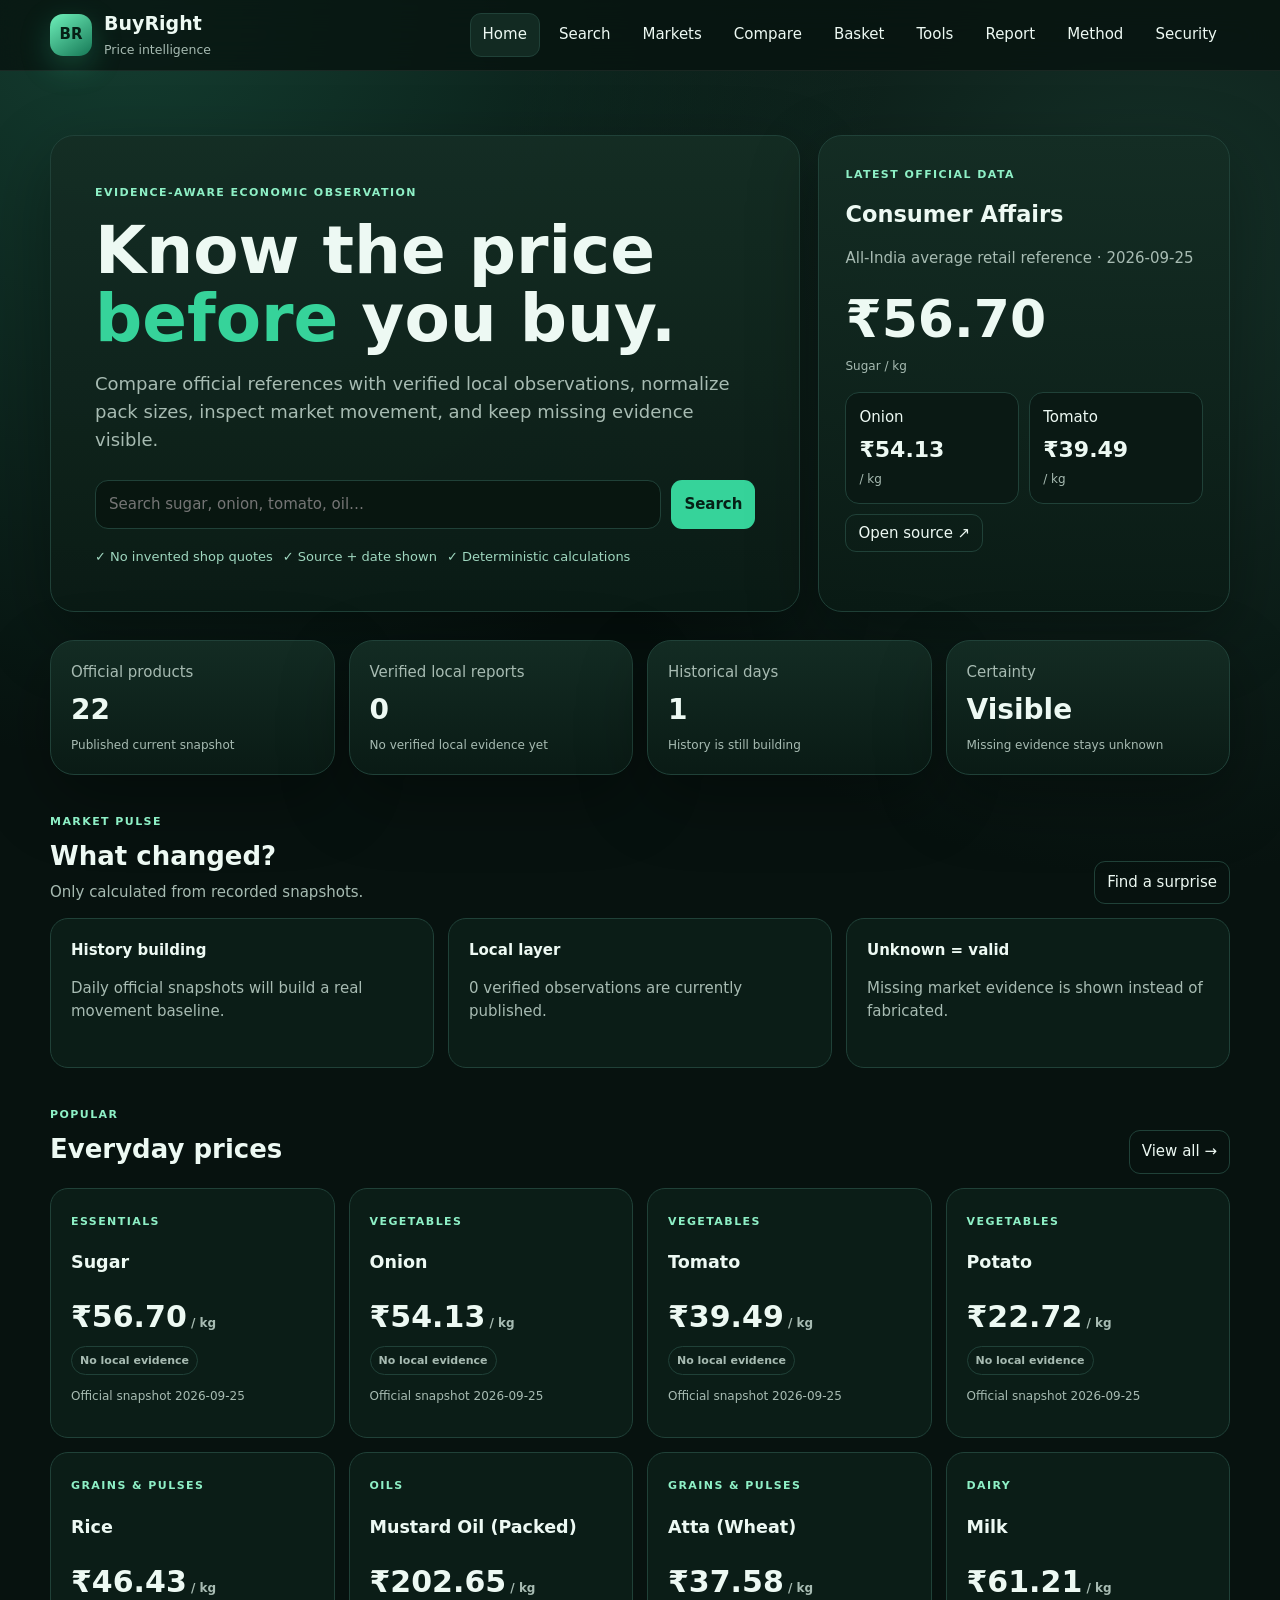
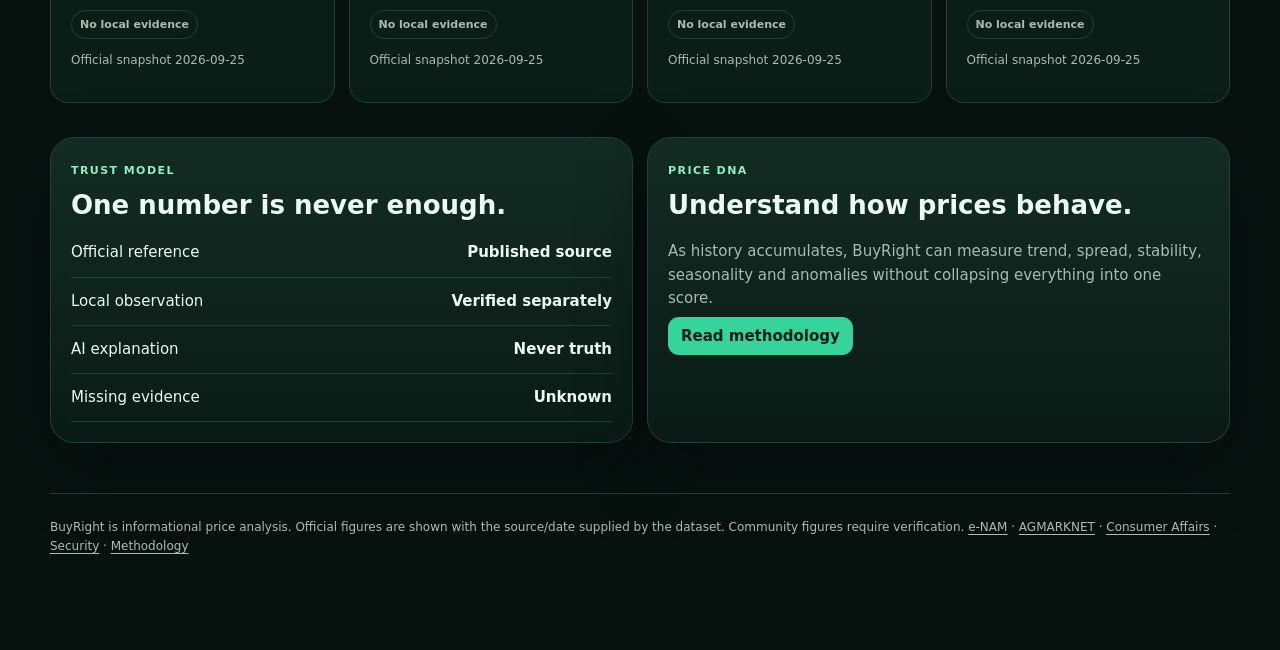
<file: index.html>
<!doctype html>
<html lang="en">
<head>
<meta charset="utf-8">
<meta name="viewport" content="width=device-width,initial-scale=1,viewport-fit=cover">
<meta name="theme-color" content="#0f6b50">
<meta name="description" content="BuyRight — evidence-aware price intelligence for groceries, vegetables and everyday markets.">
<meta name="referrer" content="strict-origin-when-cross-origin">
<meta http-equiv="Content-Security-Policy" content="default-src 'self'; base-uri 'self'; object-src 'none'; frame-ancestors 'none'; script-src 'self' 'unsafe-inline'; style-src 'self' 'unsafe-inline'; img-src 'self' data:; connect-src 'self'; form-action 'self' https://github.com; upgrade-insecure-requests">
<link rel="icon" href="./icon.svg" type="image/svg+xml">
<link rel="manifest" href="./manifest.webmanifest">
<title>BuyRight — Know the price before you buy</title>
<style>
:root{--bg:#07120f;--panel:#0d1d18;--panel2:#11271f;--text:#edf9f3;--muted:#a7bbb2;--line:#204138;--brand:#36d39a;--brand2:#8ef0c6;--warn:#f4c65f;--bad:#ff8e8e;--good:#51e49d;--shadow:0 24px 70px rgba(0,0,0,.32)}
*{box-sizing:border-box}html{scroll-behavior:smooth}body{margin:0;background:radial-gradient(circle at 10% 0%,#143d30 0,transparent 30%),radial-gradient(circle at 90% 10%,#153128 0,transparent 28%),var(--bg);color:var(--text);font:15px/1.55 Inter,ui-sans-serif,system-ui,-apple-system,Segoe UI,sans-serif}
a{color:inherit;text-decoration:none}.wrap{width:min(1180px,calc(100% - 28px));margin:auto}.top{position:sticky;top:0;z-index:20;background:rgba(7,18,15,.78);backdrop-filter:blur(16px);border-bottom:1px solid rgba(255,255,255,.07)}.nav{min-height:70px;display:flex;align-items:center;justify-content:space-between;gap:18px}.brand{display:flex;align-items:center;gap:12px}.mark{width:42px;height:42px;border-radius:13px;background:linear-gradient(145deg,#6ef0ba,#167856);display:grid;place-items:center;color:#062016;font-weight:900;box-shadow:0 10px 30px rgba(54,211,154,.25)}.brand b{display:block;font-size:19px}.brand small{color:var(--muted)}nav{display:flex;gap:6px;flex-wrap:wrap}nav a,.btn,.ghost{padding:9px 12px;border-radius:11px;border:1px solid transparent;cursor:pointer;font:inherit}nav a:hover,nav a.active,.ghost:hover{background:#122a22;border-color:var(--line)}.btn{background:var(--brand);color:#062016;font-weight:800}.ghost{background:transparent;color:var(--text);border-color:var(--line)}.menu{display:none;background:none;border:0;color:var(--text);font-size:25px}
main{padding-bottom:70px}.hero{padding:64px 0 28px;display:grid;grid-template-columns:1.55fr .85fr;gap:18px}.card{background:linear-gradient(180deg,rgba(20,45,36,.95),rgba(10,27,21,.95));border:1px solid var(--line);box-shadow:var(--shadow);border-radius:24px}.hero-main{padding:44px}.eyebrow,.chip{display:inline-flex;align-items:center;gap:6px;font-size:11px;font-weight:900;letter-spacing:.13em;text-transform:uppercase;color:var(--brand2)}h1{font-size:clamp(38px,6vw,66px);line-height:1.02;margin:14px 0}.hero h1 em{color:var(--brand);font-style:normal}.lead{font-size:18px;color:var(--muted);max-width:720px}.search{display:flex;gap:10px;margin-top:26px}.search input,.field input,.field select,.field textarea{width:100%;background:#081610;color:var(--text);border:1px solid var(--line);border-radius:13px;padding:12px 13px;outline:none;font:inherit}.search input:focus,.field input:focus,.field select:focus,.field textarea:focus{border-color:#3ad39b;box-shadow:0 0 0 3px rgba(54,211,154,.12)}.micro{display:flex;gap:10px;flex-wrap:wrap;margin-top:18px;color:#9fd7bf;font-size:13px}.source{padding:26px}.source h2{margin:12px 0 4px}.big{font-size:52px;font-weight:900;line-height:1.05;margin:22px 0 10px}.twocol{display:grid;grid-template-columns:1fr 1fr;gap:10px}.mini{padding:13px;border:1px solid var(--line);border-radius:14px;background:#0a1914}.mini b{display:block;font-size:22px;margin-top:4px}.muted{color:var(--muted)}.small{font-size:12px}.kpis,.grid,.pulse,.coverage,.tools,.compare,.split,.basket{display:grid;gap:14px}.kpis{grid-template-columns:repeat(4,1fr)}.kpi,.tile,.panel{padding:20px}.kpi span{color:var(--muted);display:block}.kpi strong{display:block;font-size:28px;margin:4px 0}.section{padding-top:34px}.section-head{display:flex;justify-content:space-between;align-items:end;gap:16px;margin-bottom:14px}.section h2{font-size:26px;margin:4px 0}.pulse{grid-template-columns:repeat(3,1fr)}.pulse .tile{min-height:150px}.delta-up{color:var(--bad)}.delta-down{color:var(--good)}.grid{grid-template-columns:repeat(4,1fr)}.tile{border:1px solid var(--line);border-radius:18px;background:#0b1d17;transition:transform .18s,border-color .18s,background .18s}.tile:hover{transform:translateY(-3px);border-color:#356f5b;background:#10271f}.price{font-size:30px;font-weight:900;margin:10px 0 5px}.pill{display:inline-flex;border:1px solid var(--line);padding:5px 8px;border-radius:999px;font-size:11px;font-weight:900}.pill.good{color:var(--good);border-color:#246c50}.pill.high{color:var(--bad);border-color:#704343}.pill.normal{color:var(--warn);border-color:#6c5b26}.pill.unknown{color:var(--muted)}
.route{display:none}.route.active{display:block}.page-head{padding:42px 0 20px;display:flex;justify-content:space-between;align-items:end;gap:18px}.page-head h1{font-size:44px}.searchbar{max-width:420px}.results{display:grid;grid-template-columns:repeat(3,1fr);gap:14px}.detail{padding:26px;border:1px solid var(--line);border-radius:22px;background:#0b1c16}.detail-grid{display:grid;grid-template-columns:repeat(2,1fr);gap:14px}.metric{font-size:42px;font-weight:900;margin-top:10px}.source-line{color:var(--muted);font-size:12px;margin-top:12px}.bars{display:flex;align-items:end;gap:5px;height:180px;margin-top:18px;padding:10px 0}.bar{flex:1;min-width:5px;background:linear-gradient(180deg,#63e7b4,#206b50);border-radius:8px 8px 2px 2px;position:relative}.bar span{position:absolute;bottom:-24px;left:50%;transform:translateX(-50%);font-size:10px;color:var(--muted);white-space:nowrap}.statgrid{display:grid;grid-template-columns:repeat(4,1fr);gap:10px}.stat{padding:12px;border:1px solid var(--line);border-radius:13px}.stat b{display:block;font-size:19px}.row{display:flex;justify-content:space-between;gap:18px;padding:12px 0;border-bottom:1px solid var(--line)}.table{width:100%;border-collapse:collapse}.table th,.table td{padding:12px;border-bottom:1px solid var(--line);text-align:left}.table th{color:var(--muted);font-size:12px}.coverage{grid-template-columns:repeat(4,1fr)}.coverage .tile strong{display:block;font-size:20px}.formgrid{display:grid;grid-template-columns:repeat(2,1fr);gap:12px}.field label{display:block;color:var(--muted);font-size:12px;margin-bottom:6px}.wide{grid-column:1/-1}.compare{grid-template-columns:1fr 1fr}.tools{grid-template-columns:repeat(2,1fr)}.calc{font-size:34px;font-weight:900;margin-top:14px}.notice{padding:14px 16px;border-radius:14px;background:#10271f;border:1px solid var(--line);color:#c7ded4}.empty{padding:30px;border:1px dashed #315247;border-radius:16px;color:var(--muted);text-align:center}.foot{margin-top:50px;padding:24px 0;border-top:1px solid var(--line);color:var(--muted);font-size:12px}.foot a{text-decoration:underline;text-underline-offset:3px}.toast{position:fixed;right:18px;bottom:18px;max-width:320px;background:#10281f;border:1px solid #356c57;padding:14px 16px;border-radius:14px;box-shadow:var(--shadow);display:none;z-index:40}
@media(max-width:900px){.hero{grid-template-columns:1fr}.kpis,.grid{grid-template-columns:repeat(2,1fr)}.pulse,.results,.coverage,.tools,.compare{grid-template-columns:1fr 1fr}.detail-grid{grid-template-columns:1fr}.statgrid{grid-template-columns:repeat(2,1fr)}nav{display:none}.menu{display:block}.nav.open nav{display:flex;position:absolute;left:14px;right:14px;top:64px;background:#0b1b16;padding:10px;border:1px solid var(--line);border-radius:15px;box-shadow:var(--shadow)}}
@media(max-width:620px){.hero{padding-top:26px}.hero-main{padding:26px}.hero h1{font-size:42px}.search{flex-direction:column}.kpis,.grid,.pulse,.results,.coverage,.tools,.compare,.formgrid{grid-template-columns:1fr}.page-head,.section-head{align-items:start;flex-direction:column}.page-head h1{font-size:37px}.twocol{grid-template-columns:1fr}.wrap{width:min(100% - 18px,1180px)}}
@media(prefers-reduced-motion:reduce){*{scroll-behavior:auto!important;transition:none!important}}
</style>
</head>
<body>
<header class="top"><div class="wrap nav" id="nav"><a class="brand" href="#home"><span class="mark">BR</span><span><b>BuyRight</b><small>Price intelligence</small></span></a><button class="menu" id="menu" aria-label="Open menu">☰</button><nav id="navlinks"></nav></div></header>
<main id="app">
<section class="route active" data-route="home"><div class="wrap">
<div class="hero"><div class="card hero-main"><div class="eyebrow">EVIDENCE-AWARE ECONOMIC OBSERVATION</div><h1>Know the price <em>before</em> you buy.</h1><p class="lead">Compare official references with verified local observations, normalize pack sizes, inspect market movement, and keep missing evidence visible.</p><form class="search" id="heroForm"><input id="heroInput" placeholder="Search sugar, onion, tomato, oil…"><button class="btn">Search</button></form><div class="micro"><span>✓ No invented shop quotes</span><span>✓ Source + date shown</span><span>✓ Deterministic calculations</span></div></div>
<aside class="card source"><div class="chip">LATEST OFFICIAL DATA</div><h2>Consumer Affairs</h2><p id="officialDate" class="muted">Loading…</p><div class="big" id="sugar">—</div><div class="small muted">Sugar / kg</div><div class="twocol" style="margin-top:16px"><div class="mini">Onion<b id="onion">—</b><span class="small muted">/ kg</span></div><div class="mini">Tomato<b id="tomato">—</b><span class="small muted">/ kg</span></div></div><p style="margin:18px 0 0"><a id="sourceLink" class="ghost" target="_blank" rel="noreferrer">Open source ↗</a></p></aside></div>
<div id="kpis" class="kpis"></div>
<section class="section"><div class="section-head"><div><div class="eyebrow">MARKET PULSE</div><h2>What changed?</h2><div class="muted">Only calculated from recorded snapshots.</div></div><button class="ghost" id="surprise">Find a surprise</button></div><div id="pulse" class="pulse"></div></section>
<section class="section"><div class="section-head"><div><div class="eyebrow">POPULAR</div><h2>Everyday prices</h2></div><a class="ghost" href="#search">View all →</a></div><div id="featured" class="grid"></div></section>
<section class="section split" style="grid-template-columns:1fr 1fr"><div class="card panel"><div class="chip">TRUST MODEL</div><h2>One number is never enough.</h2><div class="row"><span>Official reference</span><b>Published source</b></div><div class="row"><span>Local observation</span><b>Verified separately</b></div><div class="row"><span>AI explanation</span><b>Never truth</b></div><div class="row"><span>Missing evidence</span><b>Unknown</b></div></div><div class="card panel"><div class="chip">PRICE DNA</div><h2>Understand how prices behave.</h2><p class="muted">As history accumulates, BuyRight can measure trend, spread, stability, seasonality and anomalies without collapsing everything into one score.</p><a class="btn" href="#methodology">Read methodology</a></div></section>
</div></section>

<section class="route" data-route="search"><div class="wrap"><div class="page-head"><div><div class="eyebrow">SEARCH</div><h1>Search the price universe.</h1><p class="muted">Official products plus verified community observations.</p></div><div class="search searchbar"><input id="searchInput" placeholder="Product or category"><button class="btn" id="searchBtn">Search</button></div></div><div id="searchMeta" class="muted"></div><div id="results" class="results" style="margin-top:14px"></div></div></section>

<section class="route" data-route="product"><div class="wrap"><div style="padding-top:32px"><a class="ghost" href="#search">← Back to search</a></div><div id="product"></div></div></section>

<section class="route" data-route="markets"><div class="wrap"><div class="page-head"><div><div class="eyebrow">MARKETS</div><h1>See where evidence exists.</h1><p class="muted">Verified local observations are kept distinct from national references.</p></div><a class="btn" href="#report">Report a price</a></div><div id="marketSummary"></div><div class="section card panel"><div class="chip">INFORMATION GAP MAP</div><h2>Coverage</h2><div id="coverage" class="coverage"></div></div></div></section>

<section class="route" data-route="compare"><div class="wrap"><div class="page-head"><div><div class="eyebrow">TRUE UNIT PRICE</div><h1>Compare packs mathematically.</h1><p class="muted">Normalize quantity before deciding which option is cheaper.</p></div></div><div class="compare"><div class="card panel"><div class="chip">OPTION A</div><div class="formgrid"><div class="field"><label>Name</label><input id="aName"></div><div class="field"><label>Price ₹</label><input id="aPrice" type="number" step="0.01"></div><div class="field"><label>Quantity</label><input id="aQty" type="number" step="0.001"></div><div class="field"><label>Unit</label><select id="aUnit"><option>kg</option><option>g</option><option>litre</option><option>ml</option><option>piece</option></select></div></div><div id="aOut" class="calc">—</div></div><div class="card panel"><div class="chip">OPTION B</div><div class="formgrid"><div class="field"><label>Name</label><input id="bName"></div><div class="field"><label>Price ₹</label><input id="bPrice" type="number" step="0.01"></div><div class="field"><label>Quantity</label><input id="bQty" type="number" step="0.001"></div><div class="field"><label>Unit</label><select id="bUnit"><option>kg</option><option>g</option><option>litre</option><option>ml</option><option>piece</option></select></div></div><div id="bOut" class="calc">—</div></div></div><div id="compareOut" class="section"></div></div></section>

<section class="route" data-route="basket"><div class="wrap"><div class="page-head"><div><div class="eyebrow">BASKET</div><h1>Build a reference basket.</h1><p class="muted">Use official unit references; local totals appear only where verified evidence exists.</p></div><button class="btn" id="addItem">+ Add item</button></div><div class="card panel"><div id="basketRows"></div><div id="basketOut" class="section"></div></div></div></section>

<section class="route" data-route="tools"><div class="wrap"><div class="page-head"><div><div class="eyebrow">TOOLS</div><h1>Catch hidden differences.</h1><p class="muted">Small calculations that prevent common buying mistakes.</p></div></div><div class="tools">
<div class="card panel"><div class="chip">MRP</div><h2>MRP checker</h2><div class="formgrid"><div class="field"><label>MRP ₹</label><input id="mrp"></div><div class="field"><label>Charged ₹</label><input id="charged"></div></div><button class="btn" style="margin-top:12px" id="mrpBtn">Check</button><div id="mrpOut" class="section"></div></div>
<div class="card panel"><div class="chip">HIDDEN COST</div><h2>True total</h2><div class="formgrid"><div class="field"><label>Base ₹</label><input id="base"></div><div class="field"><label>Extra ₹</label><input id="extra"></div></div><button class="btn" style="margin-top:12px" id="costBtn">Calculate</button><div id="costOut" class="section"></div></div>
<div class="card panel"><div class="chip">RECEIPT</div><h2>Receipt arithmetic</h2><p class="small muted">One line per item: name | qty | unit price</p><textarea id="receipt" rows="7">Sugar | 1 | 56.70
Potato | 2 | 22.72
Onion | 1 | 54.13</textarea><button class="btn" style="margin-top:12px" id="receiptBtn">Check total</button><div id="receiptOut" class="section"></div></div>
<div class="card panel"><div class="chip">SHRINKFLATION</div><h2>Effective unit change</h2><div class="formgrid"><div class="field"><label>Old price</label><input id="op"></div><div class="field"><label>Old qty</label><input id="oq"></div><div class="field"><label>New price</label><input id="np"></div><div class="field"><label>New qty</label><input id="nq"></div></div><button class="btn" style="margin-top:12px" id="shrinkBtn">Analyze</button><div id="shrinkOut" class="section"></div></div>
</div></div></section>

<section class="route" data-route="report"><div class="wrap"><div class="page-head"><div><div class="eyebrow">COMMUNITY DATA</div><h1>Report a local price.</h1><p class="muted">Reports enter a public GitHub review queue. Only verified reports become BuyRight local observations.</p></div></div><div class="card panel"><div class="notice"><b>Privacy:</b> never submit phone numbers, home addresses, payment details, passwords, IDs or other private information. The report issue is public.</div><p>Use the structured GitHub report form. A maintainer verifies the observation and applies the <b>verified-price</b> label. The hourly workflow then publishes only verified records.</p><a class="btn" id="reportLink" target="_blank" rel="noreferrer">Open price-report form ↗</a></div></div></section>

<section class="route" data-route="methodology"><div class="wrap"><div class="page-head"><div><div class="eyebrow">METHOD</div><h1>How BuyRight knows what it knows.</h1><p class="muted">Separate observations, calculations and interpretation.</p></div></div><div class="grid" style="grid-template-columns:repeat(2,1fr)"><div class="card panel"><div class="chip">1 · OFFICIAL</div><h2>Reference layer</h2><p class="muted">The shipped reference dataset is the dated Department of Consumer Affairs Price Monitoring snapshot. The source date is preserved and the daily workflow refuses to publish when parsing looks incomplete.</p></div><div class="card panel"><div class="chip">2 · LOCAL</div><h2>Observation layer</h2><p class="muted">Local prices are community observations with a market label, quantity, unit and observation date. They are separate from official references and only verified GitHub reports are promoted.</p></div><div class="card panel"><div class="chip">3 · ANALYSIS</div><h2>Deterministic engine</h2><p class="muted">Unit normalization, basket totals, MRP comparisons and historical statistics are calculations, not AI guesses.</p></div><div class="card panel"><div class="chip">4 · UNCERTAINTY</div><h2>Unknown is valid</h2><p class="muted">No verified local evidence means unknown. A stale or missing source is never silently relabeled as live.</p></div></div></div></section>

<section class="route" data-route="security"><div class="wrap"><div class="page-head"><div><div class="eyebrow">SECURITY</div><h1>Security is a system layer.</h1><p class="muted">The launch keeps public static surfaces intentionally small; the full security architecture is documented in SECURITY.md.</p></div></div><div class="card panel"><div class="row"><span>Client</span><b>No private credentials in browser code</b></div><div class="row"><span>Data ingestion</span><b>Fail-closed validation + provenance</b></div><div class="row"><span>Community</span><b>Quarantine until verified</b></div><div class="row"><span>Recovery</span><b>Git history + last known-good dataset</b></div><div class="row"><span>Future SaaS layer</span><b>Backend auth, WAF, MFA, SIEM, backups, audit storage</b></div></div></div></section>

<div class="wrap foot">BuyRight is informational price analysis. Official figures are shown with the source/date supplied by the dataset. Community figures require verification. <a href="https://enam.gov.in/" target="_blank" rel="noreferrer">e-NAM</a> · <a href="https://agmarknet.gov.in/" target="_blank" rel="noreferrer">AGMARKNET</a> · <a href="https://fcainfoweb.nic.in/Default.aspx" target="_blank" rel="noreferrer">Consumer Affairs</a> · <a href="#security">Security</a> · <a href="#methodology">Methodology</a></div>
</main>
<div id="toast" class="toast"></div>
<script>
const REPO="Shivamgarg581/BuyRight";
const URLS={official:"./data/official-prices.json",community:"./data/community-prices.json",history:"./data/price-history.json"};
const catalog=[
["rice","Rice","Grains & Pulses","kg"],["wheat","Wheat","Grains & Pulses","kg"],["atta","Atta (Wheat)","Grains & Pulses","kg"],["gram-dal","Gram Dal","Pulses","kg"],["tur-arhar-dal","Tur/Arhar Dal","Pulses","kg"],["urad-dal","Urad Dal","Pulses","kg"],["moong-dal","Moong Dal","Pulses","kg"],["masoor-dal","Masoor Dal","Pulses","kg"],["sugar","Sugar","Essentials","kg"],["gur","Gur","Essentials","kg"],["groundnut-oil","Groundnut Oil (Packed)","Oils","kg"],["mustard-oil","Mustard Oil (Packed)","Oils","kg"],["vanaspati","Vanaspati (Packed)","Oils","kg"],["sunflower-oil","Sunflower Oil (Packed)","Oils","kg"],["soya-oil","Soya Oil (Packed)","Oils","kg"],["palm-oil","Palm Oil (Packed)","Oils","kg"],["tea-loose","Tea Loose","Essentials","kg"],["milk","Milk","Dairy","kg"],["potato","Potato","Vegetables","kg"],["onion","Onion","Vegetables","kg"],["tomato","Tomato","Vegetables","kg"],["salt","Salt (Pack/Iodised)","Essentials","kg"]
].map(function(x){return{slug:x[0],name:x[1],category:x[2],unit:x[3]};});
let official={retail:{},wholesalePerQuintal:{}};let community={reports:[]};let history=[];
function $(id){return document.getElementById(id)}function money(n){return Number.isFinite(Number(n))?"₹"+Number(n).toFixed(2):"—"}function slug(s){return String(s||"").toLowerCase().trim().replace(/[^a-z0-9]+/g,"-").replace(/(^-|-$)/g,"")}
function unitPrice(price,qty,unit){var f={kg:1,g:.001,litre:1,l:1,ml:.001,piece:1}[String(unit||"").toLowerCase()];return f&&Number(qty)>0&&Number(price)>=0?Number(price)/(Number(qty)*f):null}
function products(){var m=new Map(catalog.map(function(p){return[p.slug,p]}));(community.reports||[]).filter(function(r){return r.status==="verified"}).forEach(function(r){if(!m.has(r.product_slug))m.set(r.product_slug,{slug:r.product_slug,name:r.product_name,category:r.category||"Local",unit:r.unit||"kg"})});return Array.from(m.values())}
function prod(s){return products().find(function(p){return p.slug===s})||null}function ref(s){return official.retail?s in official.retail?Number(official.retail[s]):null:null}
function reports(s){return(community.reports||[]).filter(function(r){return r.status==="verified"&&r.product_slug===s}).sort(function(a,b){return String(b.observed_at).localeCompare(String(a.observed_at))})}
function verdict(v,r){if(v==null||r==null||r<=0)return["UNKNOWN","unknown"];var x=v/r;return x<=.95?["GOOD","good"]:x>=1.05?["HIGH","high"]:["NORMAL","normal"]}
function card(p){var r=ref(p.slug),rs=reports(p.slug),latest=rs[0],u=latest?unitPrice(latest.price,latest.quantity,latest.unit):null,v=latest?verdict(u,r):["UNKNOWN","unknown"];return '<a class="tile" href="#product/'+p.slug+'"><span class="chip">'+p.category+'</span><h3>'+p.name+'</h3><div class="price">'+money(r)+'<span class="small muted"> / '+p.unit+'</span></div><span class="pill '+v[1]+'">'+(latest?v[0]+' vs official':'No local evidence')+'</span><p class="small muted">'+(latest?'Verified local '+money(u)+'/'+p.unit:'Official snapshot '+(official.observedOn||"—"))+'</p></a>'}
function show(route){document.querySelectorAll(".route").forEach(function(s){s.classList.toggle("active",s.dataset.route===route)});document.querySelectorAll("#navlinks a").forEach(function(a){a.classList.toggle("active",a.getAttribute("href")==="#"+route)});window.scrollTo(0,0)}
function pulse(){var box=$("pulse"),a=history.length>1?history[history.length-2]:null,b=history.length?history[history.length-1]:null;if(!a||!b){box.innerHTML='<div class="tile"><b>History building</b><p class="muted">Daily official snapshots will build a real movement baseline.</p></div><div class="tile"><b>Local layer</b><p class="muted">'+reports("").length+' verified observations are currently published.</p></div><div class="tile"><b>Unknown = valid</b><p class="muted">Missing market evidence is shown instead of fabricated.</p></div>';return}var changes=Object.keys(b.retail||{}).map(function(s){var x=Number(b.retail[s]),y=Number((a.retail||{})[s]);return x>0&&y>0?{slug:s,p:prod(s),pct:(x-y)/y*100,now:x,prev:y}:null}).filter(Boolean).sort(function(x,y){return Math.abs(y.pct)-Math.abs(x.pct)}).slice(0,3);box.innerHTML=changes.map(function(x){return'<a class="tile" href="#product/'+x.slug+'"><span class="chip">'+(x.p?x.p.category:"Category")+'</span><h3>'+(x.p?x.p.name:x.slug)+'</h3><div class="price '+(x.pct>0?"delta-up":"delta-down")+'">'+(x.pct>0?"↑":"↓")+" "+Math.abs(x.pct).toFixed(1)+'%</div><p class="small muted">'+money(x.now)+' vs '+money(x.prev)+'</p></a>'}).join("")}
function home(){var tracked=Object.keys(official.retail||{}).length,verified=(community.reports||[]).filter(function(r){return r.status==="verified"}).length; $("kpis").innerHTML=[["Official products",tracked,"Published current snapshot"],["Verified local reports",verified,verified?"Evidence from GitHub review queue":"No verified local evidence yet"],["Historical days",history.length,history.length>1?"Movement can be compared":"History is still building"],["Certainty","Visible","Missing evidence stays unknown"]].map(function(x){return'<div class="card kpi"><span>'+x[0]+'</span><strong>'+x[1]+'</strong><span class="small muted">'+x[2]+'</span></div>'}).join("");$("featured").innerHTML=["sugar","onion","tomato","potato","rice","mustard-oil","atta","milk"].map(prod).filter(Boolean).map(card).join("");$("sugar").textContent=money(ref("sugar"));$("onion").textContent=money(ref("onion"));$("tomato").textContent=money(ref("tomato"));$("officialDate").textContent="All-India average retail reference · "+(official.observedOn||"—");$("sourceLink").href=official.sourceUrl||"https://fcainfoweb.nic.in/Default.aspx";pulse()}
function search(q){var raw=String(q||"").trim(),t=raw.toLowerCase(),list=products().filter(function(p){return!t||(p.name+" "+p.category+" "+p.slug).toLowerCase().includes(t)});var m=raw.match(/^(.+?)\s+(?:₹\s*)?([0-9]+(?:\.[0-9]+)?)\s*(?:\/\s*(kg|g|litre|ml|piece))?$/i);var check="";if(m){var guess=slug(m[1]),p=prod(guess)||products().find(function(x){return x.name.toLowerCase()===m[1].trim().toLowerCase()});if(p){var entered=Number(m[2]),ep=unitPrice(entered,1,m[3]||p.unit),rp=ref(p.slug),v=verdict(ep,rp);check='<div class="card panel" style="grid-column:1/-1;margin:14px 0"><div class="chip">PRICE CHECK</div><h2>'+p.name+' · entered '+money(ep)+"/"+(p.unit)+'</h2><div class="calc">'+(v[0]==="UNKNOWN"?"UNKNOWN":v[0])+"</div><p class=\"muted\">Official reference: "+money(rp)+"/"+p.unit+". The comparison uses the entered quantity/unit and a deterministic 5% band. It is not a local-shop quote.</p></div>"} }$("searchMeta").textContent=list.length+" products · official snapshot "+(official.observedOn||"—");$("results").innerHTML=check+(list.length?list.map(card).join(""):'<div class="empty">No matching product. Try a broader term or submit a verified local product.</div>')}
function productPage(s){var p=prod(s);if(!p){$("product").innerHTML='<div class="empty">Product not found.</div>';return}var r=ref(s),rs=reports(s),vals=rs.map(function(x){return unitPrice(x.price,x.quantity,x.unit)}).filter(function(x){return Number.isFinite(x)}),hist=history.map(function(d){return{date:d.date,price:Number((d.retail||{})[s])}}).filter(function(x){return Number.isFinite(x.price)}),max=Math.max.apply(null,hist.map(function(x){return x.price}).concat([1])),mean=hist.length?hist.reduce(function(a,x){return a+x.price},0)/hist.length:null;var min=hist.length?Math.min.apply(null,hist.map(function(x){return x.price})):null,hi=hist.length?Math.max.apply(null,hist.map(function(x){return x.price})):null;var localMin=vals.length?Math.min.apply(null,vals):null,localMax=vals.length?Math.max.apply(null,vals):null;var bars=hist.slice(-30).map(function(x){return'<div class="bar" title="'+x.date+' · '+money(x.price)+'" style="height:'+Math.max(8,x.price/max*100)+'%"><span>'+x.date.slice(5)+'</span></div>'}).join("");var latestLocal=rs[0]?unitPrice(rs[0].price,rs[0].quantity,rs[0].unit):null;var v=latestLocal!=null?verdict(latestLocal,r)[0]:"UNKNOWN";$("product").innerHTML='<div style="padding:26px 0 12px"><div class="chip">'+p.category+'</div><h1>'+p.name+'</h1><p class="muted">Base comparison unit: '+p.unit+' · official and local layers remain separate.</p></div><div class="detail-grid"><div class="card panel"><div class="chip">OFFICIAL RETAIL</div><div class="metric">'+money(r)+'<span class="small"> / '+p.unit+'</span></div><div class="source-line">'+(official.source||"Department of Consumer Affairs")+' · '+(official.observedOn||"—")+'</div></div><div class="card panel"><div class="chip">VERIFIED LOCAL</div><div class="metric">'+(latestLocal!=null?money(latestLocal)+" / "+p.unit:"Unknown")+'</div><div class="source-line">'+(rs.length?(rs.length+" verified observations · range "+money(localMin)+"–"+money(localMax)):"No verified local observation is available.")+'</div></div></div><div class="section card panel"><div class="section-head"><div><div class="chip">PRICE HISTORY</div><h2>Observed movement</h2></div><span class="small muted">'+hist.length+' days</span></div>'+(hist.length?'<div class="bars">'+bars+'</div>':'<div class="empty">History appears after multiple official snapshots.</div>')+'</div><div class="statgrid section"><div class="stat"><span class="small muted">Historical mean</span><b>'+money(mean)+'</b></div><div class="stat"><span class="small muted">Historical low</span><b>'+money(min)+'</b></div><div class="stat"><span class="small muted">Historical high</span><b>'+money(hi)+'</b></div><div class="stat"><span class="small muted">Latest local</span><b>'+v+'</b></div></div><div class="section split" style="grid-template-columns:1fr 1fr"><div class="card panel"><div class="chip">LOCAL EVIDENCE</div><h2>Verified observations</h2>'+(rs.length?rs.slice(0,12).map(function(x){return'<div class="row"><span>'+money(unitPrice(x.price,x.quantity,x.unit))+'/'+p.unit+'<br><small class="muted">'+(x.market||"Market not named")+' · '+x.observed_at+'</small></span><b>Verified</b></div>'}).join(""):'<div class="empty">No verified local evidence yet.</div>')+'</div><div class="card panel"><div class="chip">PRICE DNA</div><h2>Behavior signals</h2><div class="row"><span>Historical spread</span><b>'+money(min)+'–'+money(hi)+'</b></div><div class="row"><span>Days observed</span><b>'+hist.length+'</b></div><div class="row"><span>Local range</span><b>'+money(localMin)+'–'+money(localMax)+'</b></div><p class="small muted">A mature Price DNA model will add volatility and seasonality as history accumulates.</p></div></div>'}
function markets(){var all=(community.reports||[]).filter(function(r){return r.status==="verified"}),by={};all.forEach(function(r){var k=r.market||"Unknown";(by[k]||(by[k]=[])).push(r)});var names=Object.keys(by).sort();$("marketSummary").innerHTML='<div class="kpis"><div class="card kpi"><span>Verified observations</span><strong>'+all.length+'</strong></div><div class="card kpi"><span>Markets / shops</span><strong>'+names.length+'</strong></div><div class="card kpi"><span>Products with local data</span><strong>'+new Set(all.map(function(x){return x.product_slug})).size+'</strong></div><div class="card kpi"><span>Information gap</span><strong>'+(all.length?'Partial':'Wide')+'</strong></div></div>'; $("coverage").innerHTML=names.length?names.map(function(k){return'<div class="tile"><span class="small muted">Market / shop</span><strong>'+k+'</strong><div class="small muted">'+by[k].length+' verified observations</div></div>'}).join(""):'<div class="empty" style="grid-column:1/-1">No verified local markets yet. Submit the first real observation.</div>'}
function compareCalc(){var a=unitPrice($("aPrice").value,$("aQty").value,$("aUnit").value),b=unitPrice($("bPrice").value,$("bQty").value,$("bUnit").value);$("aOut").textContent=a==null?"—":money(a)+" / kg-equivalent";$("bOut").textContent=b==null?"—":money(b)+" / kg-equivalent";$("compareOut").innerHTML=a!=null&&b!=null?'<div class="card panel"><h2>Comparison</h2><p class="muted">'+(a<b?"Option A has the lower normalized unit price.":a>b?"Option B has the lower normalized unit price.":"They are equal after normalization.")+'</p></div>':""}
var basketItems=[["Sugar",1,"kg","sugar"],["Rice",5,"kg","rice"],["Onion",2,"kg","onion"],["Potato",2,"kg","potato"]];
function basket(){ $("basketRows").innerHTML=basketItems.map(function(x,i){return'<div class="row"><span><b>'+x[0]+'</b><br><small class="muted">Reference '+money(ref(x[3]))+'/'+x[2]+'</small></span><span><input data-bi="'+i+'" type="number" min="0" step="0.1" value="'+x[1]+'" style="width:110px"></span></div>'}).join("");var total=basketItems.reduce(function(a,x,i){var q=Number(document.querySelector('[data-bi="'+i+'"]').value)||0;return a+(ref(x[3])||0)*q},0);$("basketOut").innerHTML='<div class="card" style="padding:18px"><div class="small muted">Reference basket total</div><div class="metric">'+money(total)+'</div><div class="small muted">Official-reference estimate · not a local quote</div></div>';document.querySelectorAll("[data-bi]").forEach(function(e){e.addEventListener("input",basket)})}
function toast(t){$("toast").textContent=t;$("toast").style.display="block";clearTimeout(window.__toast);window.__toast=setTimeout(function(){$("toast").style.display="none"},3500)}
function tools(){ $("mrpBtn").onclick=function(){var a=Number($("mrp").value),b=Number($("charged").value);$("mrpOut").innerHTML=Number.isFinite(a)&&Number.isFinite(b)?'<div class="notice">'+(b<=a?"Charged amount is at or below the entered MRP.":"Charged amount is above the entered MRP. Check the product, transaction and applicable rules.")+'</div>':""};$("costBtn").onclick=function(){var a=Number($("base").value),b=Number($("extra").value)||0;$("costOut").innerHTML=Number.isFinite(a)?'<div class="calc">'+money(a+b)+'</div><div class="small muted">Base + entered extra costs</div>':""};$("receiptBtn").onclick=function(){var lines=$("receipt").value.split("\\n"),sum=0,bad=[];lines.forEach(function(line,i){if(!line.trim())return;var p=line.split("|").map(function(s){return s.trim()});var q=Number(p[1]),u=Number(p[2]);if(Number.isFinite(q)&&Number.isFinite(u))sum+=q*u;else bad.push(i+1)});$("receiptOut").innerHTML='<div class="calc">'+money(sum)+'</div>'+(bad.length?'<div class="notice">Could not parse line(s): '+bad.join(", ")+'.</div>':"")};$("shrinkBtn").onclick=function(){var op=Number($("op").value),oq=Number($("oq").value),np=Number($("np").value),nq=Number($("nq").value);var o=op/oq,n=np/nq,d=(n/o-1)*100;$("shrinkOut").innerHTML=[op,oq,np,nq].every(Number.isFinite)&&oq>0&&nq>0?'<div class="calc">'+money(n)+'</div><div class="notice">Effective unit price '+(d>=0?"increased ":"decreased ")+Math.abs(d).toFixed(1)+'%.</div>':""}}
function route(){var raw=location.hash.replace("#","")||"home",parts=raw.split("/"),name=parts[0],param=parts.slice(1).join("/");show(name);if(name==="home")home();if(name==="search"){var q=param?decodeURIComponent(param):$("searchInput").value; $("searchInput").value=q;search(q)}if(name==="product")productPage(param);if(name==="markets")markets();if(name==="compare")compareCalc();if(name==="basket")basket();if(name==="tools")tools();if(name==="report")$("reportLink").href="https://github.com/"+REPO+"/issues/new?template=price-report.yml"}
$("navlinks").innerHTML=["home","search","markets","compare","basket","tools","report"].map(function(x){return'<a href="#'+x+'">'+x.charAt(0).toUpperCase()+x.slice(1)+'</a>'}).join("")+'<a href="#methodology">Method</a><a href="#security">Security</a>';
$("menu").onclick=function(){$("nav").classList.toggle("open")};
$("heroForm").onsubmit=function(e){e.preventDefault();var q=$("heroInput").value.trim();location.hash=q?"search/"+encodeURIComponent(q):"search"};
$("searchBtn").onclick=function(){search($("searchInput").value)};$("searchInput").onkeydown=function(e){if(e.key==="Enter")search($("searchInput").value)};
["aPrice","aQty","aUnit","bPrice","bQty","bUnit"].forEach(function(id){$(id).addEventListener("input",compareCalc)});
$("addItem").onclick=function(){basketItems.push(["New item",1,"kg","sugar"]);basket();toast("Added a reference basket row. Change the item in code when publishing a customized basket.")};
$("surprise").onclick=function(){if(history.length>1){var last=history[history.length-1],prev=history[history.length-2];var c=Object.keys(last.retail||{}).map(function(s){var a=Number(last.retail[s]),b=Number((prev.retail||{})[s]);return a&&b?{s:s,score:Math.abs((a-b)/b)}:null}).filter(Boolean).sort(function(a,b){return b.score-a.score})[0];if(c)location.hash="product/"+c.s;return}toast("The surprise engine needs at least two official snapshots. Daily sync will build the baseline.");};
window.addEventListener("hashchange",route);if("serviceWorker" in navigator)navigator.serviceWorker.register("./sw.js").catch(function(){});
Promise.all([fetch(URLS.official,{cache:"no-store"}).then(function(r){if(!r.ok)throw Error("official");return r.json()}),fetch(URLS.community,{cache:"no-store"}).then(function(r){return r.ok?r.json():{reports:[]}}),fetch(URLS.history,{cache:"no-store"}).then(function(r){return r.ok?r.json():[]})]).then(function(x){official=x[0];community=x[1]||{reports:[]};history=Array.isArray(x[2])?x[2]:[];route()}).catch(function(){document.querySelector("main").innerHTML='<div class="wrap" style="padding:80px 0"><div class="card panel"><h1>BuyRight could not load its verified dataset.</h1><p class="muted">The site failed closed instead of inventing prices. Check the versioned data files and retry.</p></div></div>'});
</script>
</body></html>
</file>
